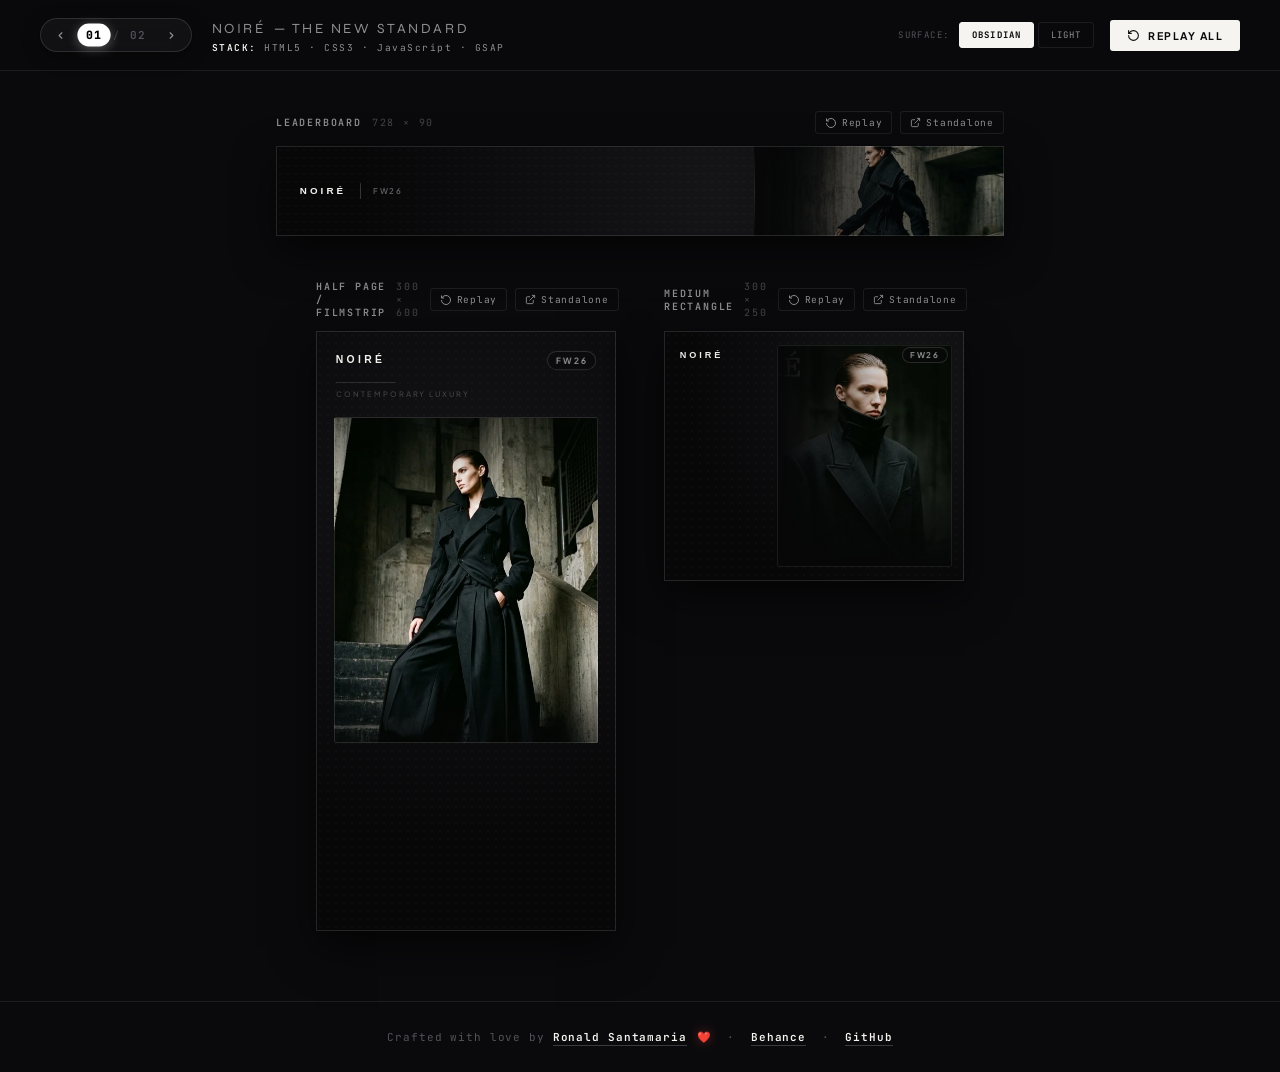
<file: index.html>
<!doctype html>
<html lang="en">
  <head>
    <meta charset="UTF-8" />
    <meta name="viewport" content="width=device-width, initial-scale=1.0" />
    <title>HTML5 - Banner Ads | Ronald Santamaria</title>
    <link rel="preconnect" href="https://fonts.googleapis.com" />
    <link rel="preconnect" href="https://fonts.gstatic.com" crossorigin />
    <link
      href="https://fonts.googleapis.com/css2?family=Plus+Jakarta+Sans:wght@400;500;600;700&family=Syne:wght@700;800&family=JetBrains+Mono:wght@400;500&display=swap"
      rel="stylesheet"
    />
    <link rel="stylesheet" href="showcase.css" />
  </head>
  <body class="theme-dark">
    <header class="showcase-nav">
      <div class="nav-brand">
        <div class="campaign-nav" aria-label="Campaign Switcher">
          <button
            id="btn-prev-project"
            class="c-nav-btn"
            aria-label="Previous Campaign"
            title="Previous Campaign"
          >
            <svg
              width="11"
              height="11"
              viewBox="0 0 24 24"
              fill="none"
              stroke="currentColor"
              stroke-width="2.5"
              stroke-linecap="round"
              stroke-linejoin="round"
            >
              <polyline points="15 18 9 12 15 6"></polyline>
            </svg>
          </button>

          <div class="c-nav-indicators">
            <button
              class="c-indicator active"
              data-index="0"
              title="Project 01"
            >
              01
            </button>
            <span class="c-divider">/</span>
            <button class="c-indicator" data-index="1" title="Project 02">
              02
            </button>
          </div>

          <button
            id="btn-next-project"
            class="c-nav-btn"
            aria-label="Next Campaign"
            title="Next Campaign"
          >
            <svg
              width="11"
              height="11"
              viewBox="0 0 24 24"
              fill="none"
              stroke="currentColor"
              stroke-width="2.5"
              stroke-linecap="round"
              stroke-linejoin="round"
            >
              <polyline points="9 18 15 12 9 6"></polyline>
            </svg>
          </button>
        </div>

        <div class="brand-text">
          <h1 class="brand-title">
            <span id="proj-title">NOIRÉ</span>
            <span id="proj-tagline">— THE NEW STANDARD</span>
          </h1>
          <div class="nav-meta">
            <span class="tech-stack-tag"
              ><strong>STACK:</strong>
              <span id="proj-stack"
                >HTML5 · CSS3 · JavaScript · GSAP</span
              ></span
            >
          </div>
        </div>
      </div>

      <div class="nav-controls">
        <div
          class="control-group bg-switcher"
          title="Test 1px ad border contrast against dark & light publisher backgrounds"
        >
          <span class="control-label">SURFACE:</span>
          <button id="btn-dark" class="mode-btn active" data-theme="theme-dark">
            OBSIDIAN
          </button>
          <button id="btn-light" class="mode-btn" data-theme="theme-light">
            LIGHT
          </button>
        </div>

        <button
          id="btn-replay-all"
          class="action-btn primary-btn"
          title="Replay all banners simultaneously"
        >
          <svg
            width="13"
            height="13"
            viewBox="0 0 24 24"
            fill="none"
            stroke="currentColor"
            stroke-width="2"
            stroke-linecap="round"
            stroke-linejoin="round"
          >
            <path d="M3 12a9 9 0 1 0 9-9 9.75 9.75 0 0 0-6.74 2.74L3 8" />
            <path d="M3 3v5h5" />
          </svg>
          <span>REPLAY ALL</span>
        </button>
      </div>
    </header>

    <main class="showcase-canvas">
      <section class="banner-display display-728">
        <div class="banner-caption">
          <span class="format-name">LEADERBOARD</span>
          <span class="format-size">728 × 90</span>
          <div class="caption-actions">
            <button
              class="icon-btn replay-single"
              data-target="frame-728"
              title="Replay this banner"
            >
              <svg
                width="12"
                height="12"
                viewBox="0 0 24 24"
                fill="none"
                stroke="currentColor"
                stroke-width="2"
              >
                <path d="M3 12a9 9 0 1 0 9-9 9.75 9.75 0 0 0-6.74 2.74L3 8" />
                <path d="M3 3v5h5" />
              </svg>
              Replay
            </button>
            <a
              id="link-728"
              class="icon-btn"
              href="project-01-noire/728x90/index.html"
              target="_blank"
              rel="noopener"
              title="Open standalone banner"
            >
              <svg
                width="11"
                height="11"
                viewBox="0 0 24 24"
                fill="none"
                stroke="currentColor"
                stroke-width="2"
              >
                <path
                  d="M18 13v6a2 2 0 0 1-2 2H5a2 2 0 0 1-2-2V8a2 2 0 0 1 2-2h6"
                />
                <polyline points="15 3 21 3 21 9" />
                <line x1="10" y1="14" x2="21" y2="3" />
              </svg>
              Standalone
            </a>
          </div>
        </div>

        <div class="banner-frame-wrap">
          <iframe
            id="frame-728"
            class="ad-frame"
            src="project-01-noire/728x90/index.html"
            width="728"
            height="90"
            frameborder="0"
            scrolling="no"
            title="NOIRÉ 728x90 Banner"
          ></iframe>
        </div>
      </section>

      <div class="dual-gallery">
        <section class="banner-display display-600">
          <div class="banner-caption">
            <span class="format-name">HALF PAGE / FILMSTRIP</span>
            <span class="format-size">300 × 600</span>
            <div class="caption-actions">
              <button
                class="icon-btn replay-single"
                data-target="frame-600"
                title="Replay this banner"
              >
                <svg
                  width="12"
                  height="12"
                  viewBox="0 0 24 24"
                  fill="none"
                  stroke="currentColor"
                  stroke-width="2"
                >
                  <path d="M3 12a9 9 0 1 0 9-9 9.75 9.75 0 0 0-6.74 2.74L3 8" />
                  <path d="M3 3v5h5" />
                </svg>
                Replay
              </button>
              <a
                id="link-600"
                class="icon-btn"
                href="project-01-noire/300x600/index.html"
                target="_blank"
                rel="noopener"
                title="Open standalone banner"
              >
                <svg
                  width="11"
                  height="11"
                  viewBox="0 0 24 24"
                  fill="none"
                  stroke="currentColor"
                  stroke-width="2"
                >
                  <path
                    d="M18 13v6a2 2 0 0 1-2 2H5a2 2 0 0 1-2-2V8a2 2 0 0 1 2-2h6"
                  />
                  <polyline points="15 3 21 3 21 9" />
                  <line x1="10" y1="14" x2="21" y2="3" />
                </svg>
                Standalone
              </a>
            </div>
          </div>

          <div class="banner-frame-wrap">
            <iframe
              id="frame-600"
              class="ad-frame"
              src="project-01-noire/300x600/index.html"
              width="300"
              height="600"
              frameborder="0"
              scrolling="no"
              title="NOIRÉ 300x600 Banner"
            ></iframe>
          </div>
        </section>

        <section class="banner-display display-250">
          <div class="banner-caption">
            <span class="format-name">MEDIUM RECTANGLE</span>
            <span class="format-size">300 × 250</span>
            <div class="caption-actions">
              <button
                class="icon-btn replay-single"
                data-target="frame-250"
                title="Replay this banner"
              >
                <svg
                  width="12"
                  height="12"
                  viewBox="0 0 24 24"
                  fill="none"
                  stroke="currentColor"
                  stroke-width="2"
                >
                  <path d="M3 12a9 9 0 1 0 9-9 9.75 9.75 0 0 0-6.74 2.74L3 8" />
                  <path d="M3 3v5h5" />
                </svg>
                Replay
              </button>
              <a
                id="link-250"
                class="icon-btn"
                href="project-01-noire/300x250/index.html"
                target="_blank"
                rel="noopener"
                title="Open standalone banner"
              >
                <svg
                  width="11"
                  height="11"
                  viewBox="0 0 24 24"
                  fill="none"
                  stroke="currentColor"
                  stroke-width="2"
                >
                  <path
                    d="M18 13v6a2 2 0 0 1-2 2H5a2 2 0 0 1-2-2V8a2 2 0 0 1 2-2h6"
                  />
                  <polyline points="15 3 21 3 21 9" />
                  <line x1="10" y1="14" x2="21" y2="3" />
                </svg>
                Standalone
              </a>
            </div>
          </div>

          <div class="banner-frame-wrap">
            <iframe
              id="frame-250"
              class="ad-frame"
              src="project-01-noire/300x250/index.html"
              width="300"
              height="250"
              frameborder="0"
              scrolling="no"
              title="NOIRÉ 300x250 Banner"
            ></iframe>
          </div>
        </section>
      </div>
    </main>

    <footer class="showcase-footer">
      <p>
        Crafted with love by
        <a
          href="https://www.linkedin.com/in/ronald-santamaria-pizarro/"
          target="_blank"
          rel="noopener"
          >Ronald Santamaria</a
        >
        <span class="heart-icon">❤️</span> &nbsp;·&nbsp;
        <a
          href="https://www.behance.net/ronaldspizarro"
          target="_blank"
          rel="noopener"
          >Behance</a
        >
        &nbsp;·&nbsp;
        <a href="https://github.com/RonaldS06" target="_blank" rel="noopener"
          >GitHub</a
        >
      </p>
    </footer>

    <script src="showcase.js"></script>
  </body>
</html>
</file>
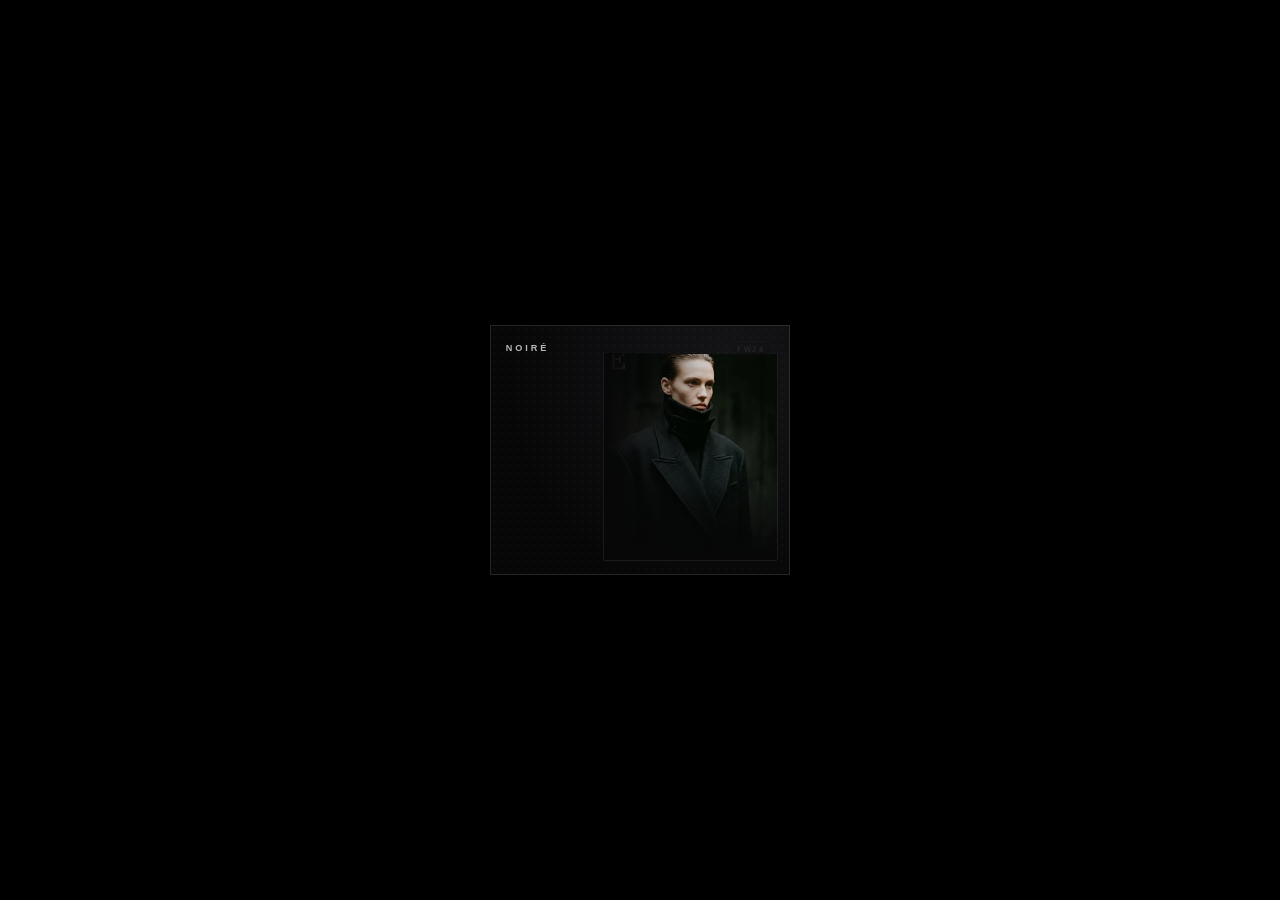
<file: project-01-noire/300x250/index.html>
<!DOCTYPE html>
<html lang="en">
<head>
  <meta charset="UTF-8">
  <meta name="viewport" content="width=device-width, initial-scale=1.0">
  <meta name="ad.size" content="width=300,height=250">
  <title>NOIRÉ — FW26 Campaign (300x250)</title>
  <link rel="preconnect" href="https://fonts.googleapis.com">
  <link rel="preconnect" href="https://fonts.gstatic.com" crossorigin>
  <link href="https://fonts.googleapis.com/css2?family=Plus+Jakarta+Sans:wght@400;500;600;700&family=Syne:wght@700;800&display=swap" rel="stylesheet">
  <link rel="stylesheet" href="style.css">
</head>
<body>
  <a id="ad-banner" class="banner" href="https://github.com/RonaldS06" target="_blank" rel="noopener">
    <div class="bg-base"></div>
    <div class="bg-grain"></div>

    <div class="visual-wrapper">
      <div class="visual-inner">
        <img id="hero-img" class="hero-image" src="assets/hero.webp" alt="NOIRÉ FW26 Collection">
        <div class="visual-overlay"></div>
      </div>
      <div class="visual-accent-border"></div>
    </div>

    <header class="ad-header">
      <div class="logo-wrapper">
        <img class="logo-img" src="assets/logo.svg" alt="NOIRÉ">
      </div>
      <div class="season-badge">FW26</div>
    </header>

    <div class="ad-content">
      <div class="headline">
        <div class="mask-wrap">
          <span class="h-line line-1">THE NEW</span>
        </div>
        <div class="mask-wrap">
          <span class="h-line line-2">STANDARD.</span>
        </div>
      </div>

      <div class="subheadline-wrapper">
        <div class="hairline-divider"></div>
        <span class="subheadline">FALL / WINTER 2026</span>
      </div>

      <div class="cta-wrapper">
        <div class="cta-btn">
          <span class="cta-text">EXPLORE COLLECTION</span>
          <svg class="cta-arrow" width="12" height="10" viewBox="0 0 12 10" fill="none" xmlns="http://www.w3.org/2000/svg">
            <path d="M7 1L11 5M11 5L7 9M11 5H1" stroke="currentColor" stroke-width="1.5" stroke-linecap="round" stroke-linejoin="round"/>
          </svg>
          <span class="cta-sheen"></span>
        </div>
      </div>
    </div>

    <div class="ad-border"></div>
  </a>

  <script src="https://cdnjs.cloudflare.com/ajax/libs/gsap/3.12.5/gsap.min.js"></script>
  <script src="script.js"></script>
</body>
</html>
</file>
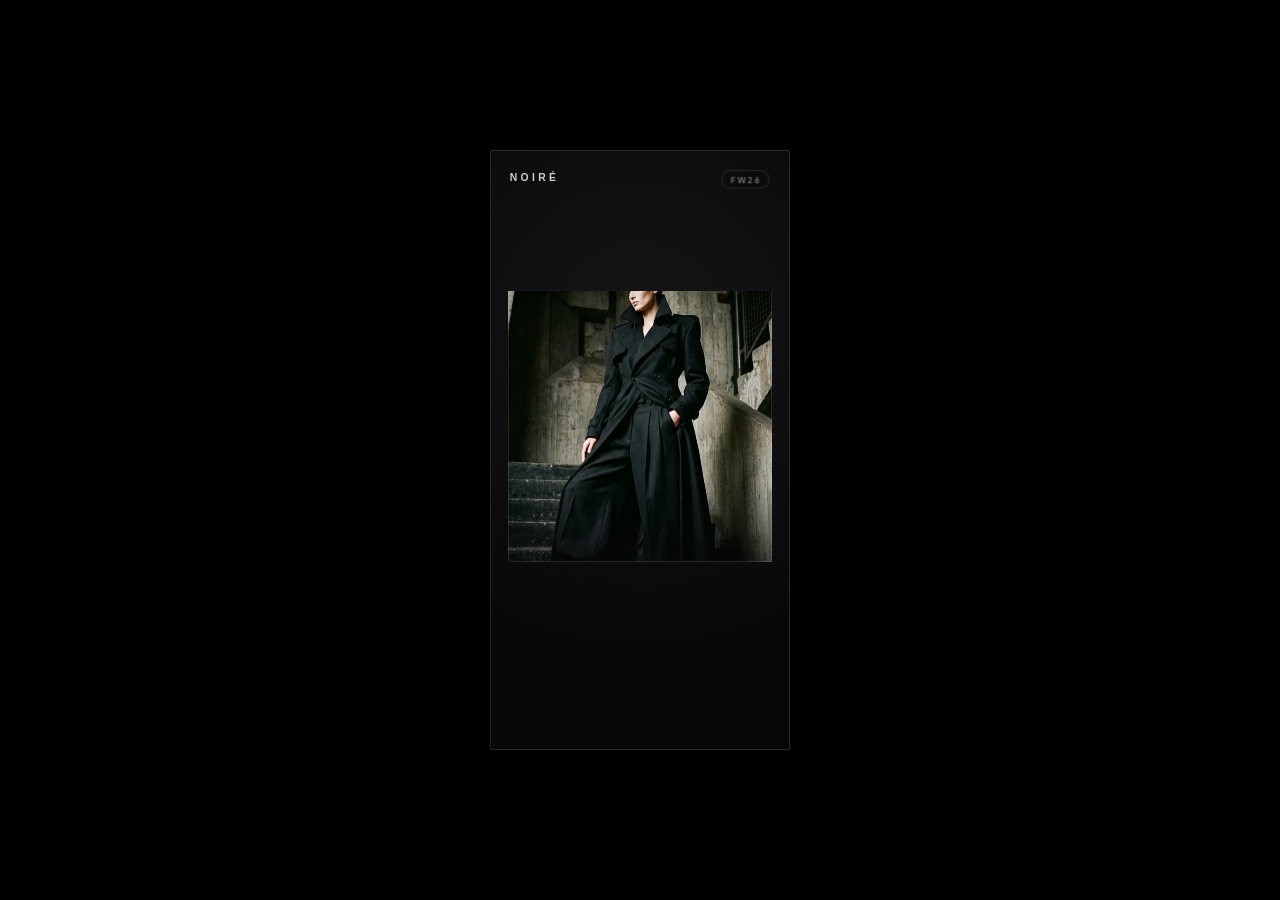
<file: project-01-noire/300x600/index.html>
<!DOCTYPE html>
<html lang="en">
<head>
  <meta charset="UTF-8">
  <meta name="viewport" content="width=device-width, initial-scale=1.0">
  <meta name="ad.size" content="width=300,height=600">
  <title>NOIRÉ — FW26 Campaign (300x600)</title>
  <link rel="preconnect" href="https://fonts.googleapis.com">
  <link rel="preconnect" href="https://fonts.gstatic.com" crossorigin>
  <link href="https://fonts.googleapis.com/css2?family=Plus+Jakarta+Sans:wght@400;500;600;700&family=Syne:wght@700;800&display=swap" rel="stylesheet">
  <link rel="stylesheet" href="style.css">
</head>
<body>
  
  <a id="ad-banner" class="banner" href="https://www.behance.net/ronaldspizarro" target="_blank" rel="noopener">
    
    
    <div class="bg-base"></div>
    <div class="bg-grain"></div>

    
    <header class="ad-header">
      <div class="header-top">
        <div class="logo-wrapper">
          <img class="logo-img" src="assets/logo.svg" alt="NOIRÉ">
        </div>
        <div class="season-badge">FW26</div>
      </div>
      <div class="header-divider"></div>
      <div class="header-eyebrow">CONTEMPORARY LUXURY</div>
    </header>

    
    <div class="visual-wrapper">
      <div class="visual-inner">
        <img id="hero-img" class="hero-image" src="assets/hero.webp" alt="NOIRÉ FW26 Campaign Silhouette">
        <div class="visual-overlay"></div>
      </div>
      <div class="visual-frame-border"></div>
      <div class="visual-tag">01 / SILHOUETTE</div>
    </div>

    
    <div class="ad-footer">
      <div class="headline">
        <div class="mask-wrap">
          <span class="h-line line-1">THE NEW</span>
        </div>
        <div class="mask-wrap">
          <span class="h-line line-2">STANDARD.</span>
        </div>
      </div>

      <div class="subheadline-row">
        <div class="hairline-divider"></div>
        <span class="subheadline">FALL / WINTER 2026</span>
      </div>

      
      <div class="cta-wrapper">
        <div class="cta-btn">
          <span class="cta-text">EXPLORE COLLECTION</span>
          <svg class="cta-arrow" width="13" height="11" viewBox="0 0 13 11" fill="none" xmlns="http://www.w3.org/2000/svg">
            <path d="M7.5 1.5L11.5 5.5M11.5 5.5L7.5 9.5M11.5 5.5H1.5" stroke="currentColor" stroke-width="1.5" stroke-linecap="round" stroke-linejoin="round"/>
          </svg>
          <span class="cta-sheen"></span>
        </div>
      </div>
    </div>

    
    <div class="ad-border"></div>
  </a>

  
  <script src="https://cdnjs.cloudflare.com/ajax/libs/gsap/3.12.5/gsap.min.js"></script>
  <script src="script.js"></script>
</body>
</html>
</file>
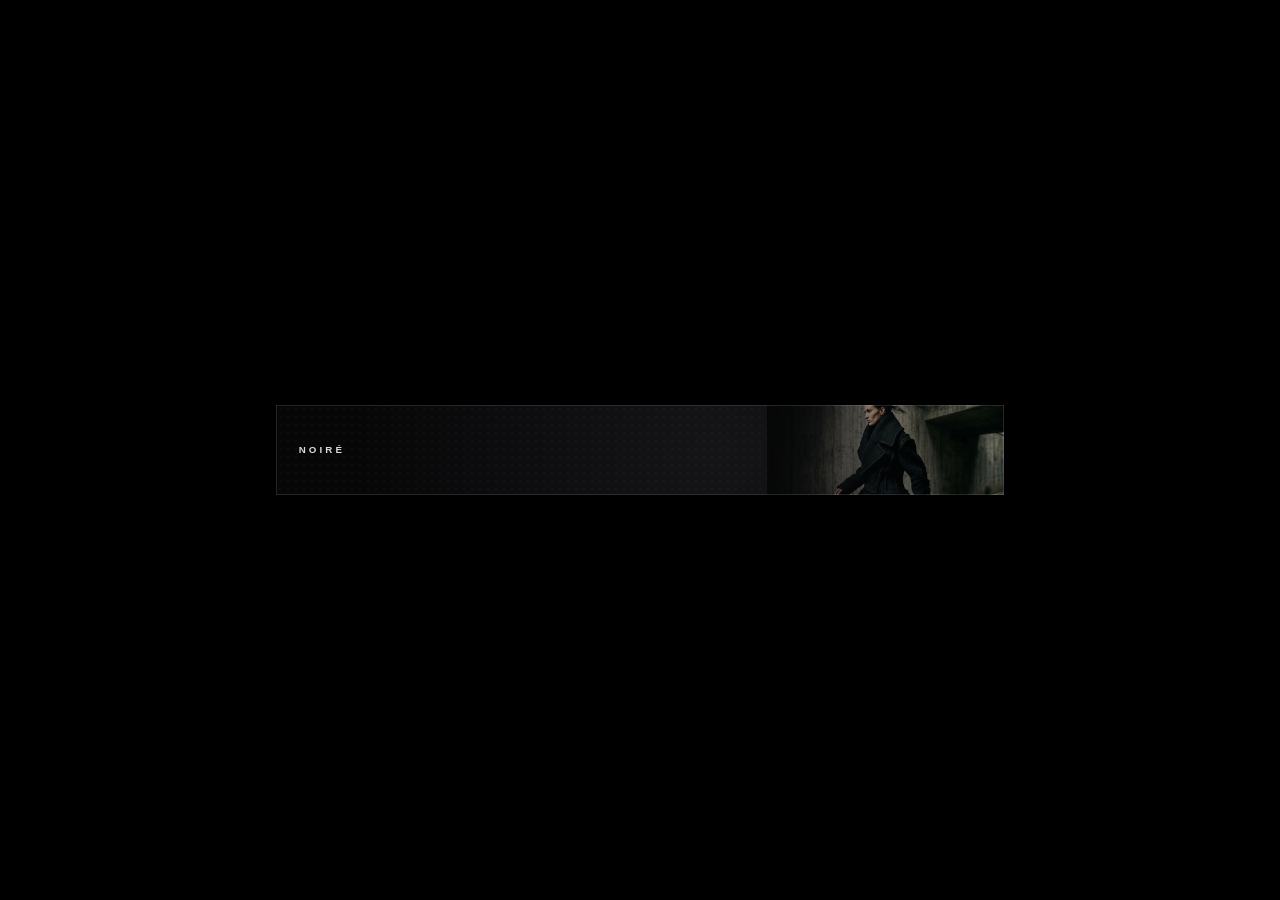
<file: project-01-noire/728x90/index.html>
<!DOCTYPE html>
<html lang="en">
<head>
  <meta charset="UTF-8">
  <meta name="viewport" content="width=device-width, initial-scale=1.0">
  <meta name="ad.size" content="width=728,height=90">
  <title>NOIRÉ — FW26 Campaign (728x90)</title>
  <link rel="preconnect" href="https://fonts.googleapis.com">
  <link rel="preconnect" href="https://fonts.gstatic.com" crossorigin>
  <link href="https://fonts.googleapis.com/css2?family=Plus+Jakarta+Sans:wght@400;500;600;700&family=Syne:wght@700;800&display=swap" rel="stylesheet">
  <link rel="stylesheet" href="style.css">
</head>
<body>
  
  <a id="ad-banner" class="banner" href="https://www.linkedin.com/in/ronald-santamaria-pizarro/" target="_blank" rel="noopener">
    
    
    <div class="bg-base"></div>
    <div class="bg-grain"></div>

    
    <div class="visual-wrapper">
      <div class="visual-inner">
        <img id="hero-img" class="hero-image" src="assets/hero.webp" alt="NOIRÉ FW26 Collection">
        <div class="visual-overlay"></div>
      </div>
      <div class="visual-accent-border"></div>
    </div>

    
    <div class="ad-layout">
      
      <div class="brand-block">
        <div class="logo-wrapper">
          <img class="logo-img" src="assets/logo.svg" alt="NOIRÉ">
        </div>
        <div class="v-separator"></div>
        <div class="season-tag">FW26</div>
      </div>

      
      <div class="copy-block">
        <div class="headline-mask">
          <h1 class="headline-text">THE NEW STANDARD.</h1>
        </div>
        <div class="sub-wrapper">
          <span class="sub-bullet">/</span>
          <span class="subheadline">FALL / WINTER 2026</span>
        </div>
      </div>

      
      <div class="cta-block">
        <div class="cta-btn">
          <span class="cta-text">EXPLORE COLLECTION</span>
          <svg class="cta-arrow" width="11" height="9" viewBox="0 0 11 9" fill="none" xmlns="http://www.w3.org/2000/svg">
            <path d="M6.5 1L10 4.5M10 4.5L6.5 8M10 4.5H1" stroke="currentColor" stroke-width="1.5" stroke-linecap="round" stroke-linejoin="round"/>
          </svg>
          <span class="cta-sheen"></span>
        </div>
      </div>
    </div>

    
    <div class="ad-border"></div>
  </a>

  
  <script src="https://cdnjs.cloudflare.com/ajax/libs/gsap/3.12.5/gsap.min.js"></script>
  <script src="script.js"></script>
</body>
</html>
</file>
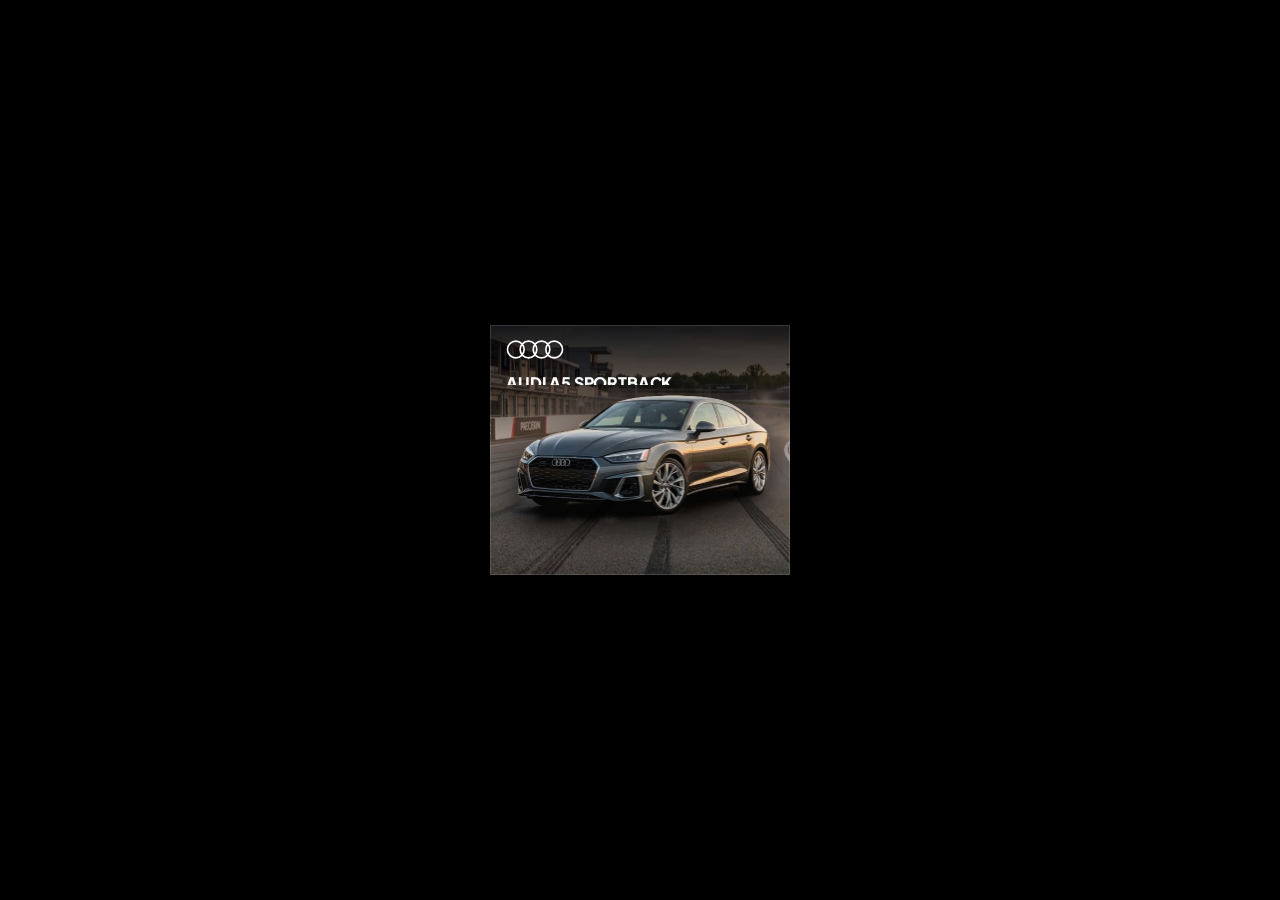
<file: project-02-audi/300x250/index.html>
<!doctype html>
<html lang="en">
  <head>
    <meta charset="UTF-8" />
    <meta name="viewport" content="width=device-width, initial-scale=1.0" />
    <meta name="ad.size" content="width=300,height=250" />
    <title>Audi A5 Sportback — 300x250</title>
    <link rel="preconnect" href="https://fonts.googleapis.com" />
    <link rel="preconnect" href="https://fonts.gstatic.com" crossorigin />
    <link
      href="https://fonts.googleapis.com/css2?family=Plus+Jakarta+Sans:wght@400;500;600;700;800&display=swap"
      rel="stylesheet"
    />
    <link rel="stylesheet" href="style.css" />
  </head>
  <body>
    <a
      id="ad-banner"
      class="banner"
      href="javascript:void(0)"
    >
      <div class="road-parallax-wrap">
        <img
          class="road-bg"
          src="assets/pista.webp"
          alt="Audi Performance Track"
        />
        <div class="road-vignette"></div>
      </div>

      <div class="audi-watermark-rings">
        <svg
          viewBox="0 0 160 58"
          fill="none"
          xmlns="http://www.w3.org/2000/svg"
        >
          <g stroke="rgba(255, 255, 255, 0.08)" stroke-width="5">
            <circle cx="27" cy="29" r="23" />
            <circle cx="62" cy="29" r="23" />
            <circle cx="98" cy="29" r="23" />
            <circle cx="133" cy="29" r="23" />
          </g>
        </svg>
      </div>

      <header class="ad-header">
        <div class="brand-logo">
          <svg
            viewBox="0 0 160 58"
            width="58"
            height="21"
            fill="none"
            xmlns="http://www.w3.org/2000/svg"
          >
            <g stroke="#ffffff" stroke-width="4.5">
              <circle cx="27" cy="29" r="23" />
              <circle cx="62" cy="29" r="23" />
              <circle cx="98" cy="29" r="23" />
              <circle cx="133" cy="29" r="23" />
            </g>
          </svg>
        </div>
      </header>

      <div class="copy-wrap">
        <div class="headline-mask">
          <span class="headline-text">AUDI A5 SPORTBACK</span>
        </div>
        <div class="sub-mask">
          <span class="subheadline-text">PERFORMANCE MEETS ELEGANCE</span>
        </div>
      </div>

      <div class="car-stage">
        <div class="car-item car-black active">
          <img
            src="assets/car-black.webp"
            alt="Audi A5 Sportback Mythos Black"
          />
        </div>
        <div class="car-item car-white">
          <img
            src="assets/car-white.webp"
            alt="Audi A5 Sportback Glacier White"
          />
        </div>
      </div>

      <div class="color-swatches" title="Switch car color">
        <button
          class="swatch-btn swatch-black active"
          data-color="black"
          aria-label="Mythos Black"
        ></button>
        <button
          class="swatch-btn swatch-white"
          data-color="white"
          aria-label="Glacier White"
        ></button>
      </div>

      <div class="cta-wrapper">
        <div class="cta-btn">
          <span class="cta-text">CONFIGURAR</span>
          <svg
            class="cta-arrow"
            width="11"
            height="9"
            viewBox="0 0 11 9"
            fill="none"
            xmlns="http://www.w3.org/2000/svg"
          >
            <path
              d="M6.5 1L10 4.5M10 4.5L6.5 8M10 4.5H1"
              stroke="currentColor"
              stroke-width="1.5"
              stroke-linecap="round"
              stroke-linejoin="round"
            />
          </svg>
        </div>
      </div>

      <div class="ad-border"></div>
    </a>

    <script src="https://cdnjs.cloudflare.com/ajax/libs/gsap/3.12.5/gsap.min.js"></script>
    <script src="script.js"></script>
  </body>
</html>
</file>
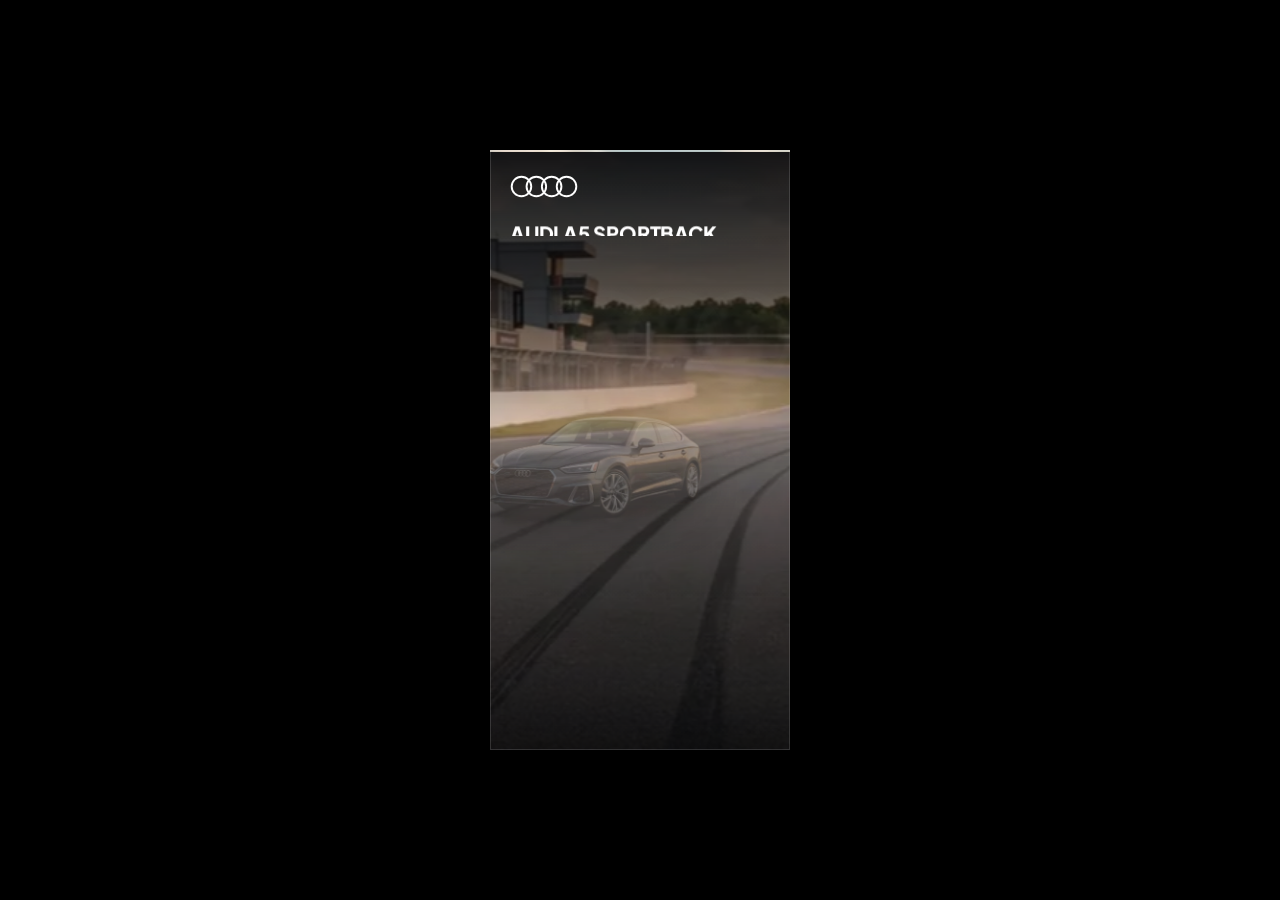
<file: project-02-audi/300x600/index.html>
<!DOCTYPE html>
<html lang="en">
<head>
  <meta charset="UTF-8">
  <meta name="viewport" content="width=device-width, initial-scale=1.0">
  <meta name="ad.size" content="width=300,height=600">
  <title>Audi A5 Sportback — 300x600</title>
  <link rel="preconnect" href="https://fonts.googleapis.com">
  <link rel="preconnect" href="https://fonts.gstatic.com" crossorigin>
  <link href="https://fonts.googleapis.com/css2?family=Plus+Jakarta+Sans:wght@400;500;600;700;800&display=swap" rel="stylesheet">
  <link rel="stylesheet" href="style.css">
</head>
<body>
  <a id="ad-banner" class="banner" href="javascript:void(0)">
    
    <div class="road-parallax-wrap">
      <img class="road-bg" src="assets/pista.webp" alt="Audi Performance Track">
      <div class="road-vignette"></div>
    </div>

    <div class="audi-watermark-rings">
      <svg viewBox="0 0 160 58" fill="none" xmlns="http://www.w3.org/2000/svg">
        <g stroke="rgba(255, 255, 255, 0.12)" stroke-width="4">
          <circle cx="27" cy="29" r="23"/>
          <circle cx="62" cy="29" r="23"/>
          <circle cx="98" cy="29" r="23"/>
          <circle cx="133" cy="29" r="23"/>
        </g>
      </svg>
    </div>

    <header class="ad-header">
      <div class="brand-logo">
        <svg viewBox="0 0 160 58" width="68" height="25" fill="none" xmlns="http://www.w3.org/2000/svg">
          <g stroke="#ffffff" stroke-width="4.5">
            <circle cx="27" cy="29" r="23"/>
            <circle cx="62" cy="29" r="23"/>
            <circle cx="98" cy="29" r="23"/>
            <circle cx="133" cy="29" r="23"/>
          </g>
        </svg>
      </div>
      <div class="copy-stack">
        <div class="headline-mask">
          <span class="headline-text">AUDI A5 SPORTBACK</span>
        </div>
        <div class="sub-mask">
          <span class="subheadline-text">PERFORMANCE MEETS ELEGANCE</span>
        </div>
      </div>
    </header>

    <div class="car-stage">
      <div class="car-item car-black active">
        <img src="assets/car-black.webp" alt="Audi A5 Sportback Mythos Black">
      </div>
      <div class="car-item car-white">
        <img src="assets/car-white.webp" alt="Audi A5 Sportback Glacier White">
      </div>
    </div>

    <div class="ad-footer">
      <div class="specs-badge">
        <span>QUATTRO</span>
        <span class="dot">·</span>
        <span>S TRONIC</span>
        <span class="dot">·</span>
        <span>MATRIX LED</span>
      </div>

      <div class="color-selector-wrap">
        <span class="selector-label">COLOR:</span>
        <div class="color-swatches" title="Switch car color">
          <button class="swatch-btn swatch-black active" data-color="black" aria-label="Mythos Black"></button>
          <button class="swatch-btn swatch-white" data-color="white" aria-label="Glacier White"></button>
        </div>
      </div>

      <div class="cta-wrapper">
        <div class="cta-btn">
          <span class="cta-text">CONFIGURAR AHORA</span>
          <svg class="cta-arrow" width="12" height="10" viewBox="0 0 12 10" fill="none" xmlns="http://www.w3.org/2000/svg">
            <path d="M7 1L11 5M11 5L7 9M11 5H1" stroke="currentColor" stroke-width="1.5" stroke-linecap="round" stroke-linejoin="round"/>
          </svg>
        </div>
      </div>
    </div>

    <div class="ad-border"></div>
  </a>

  <script src="https://cdnjs.cloudflare.com/ajax/libs/gsap/3.12.5/gsap.min.js"></script>
  <script src="script.js"></script>
</body>
</html>
</file>
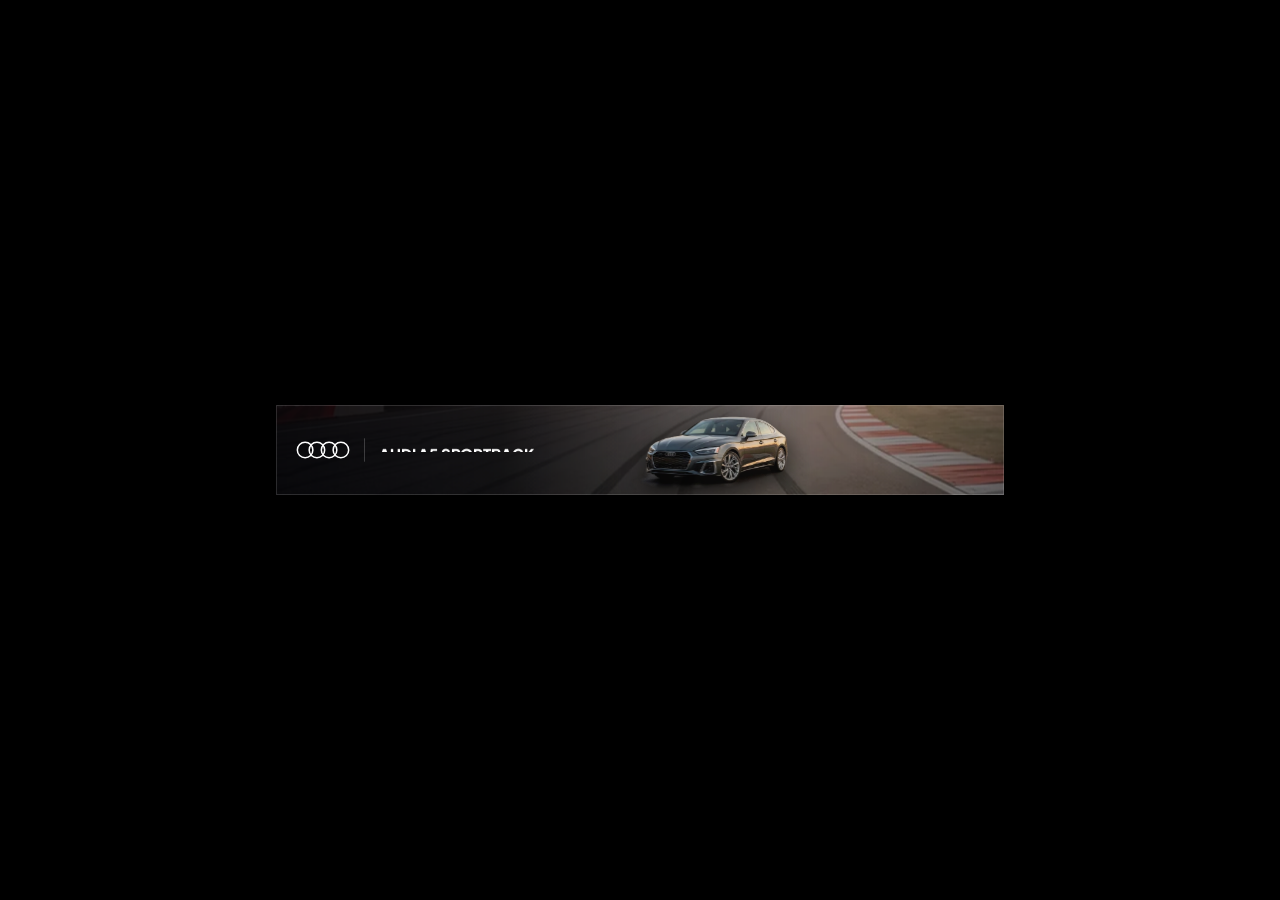
<file: project-02-audi/728x90/index.html>
<!DOCTYPE html>
<html lang="en">
<head>
  <meta charset="UTF-8">
  <meta name="viewport" content="width=device-width, initial-scale=1.0">
  <meta name="ad.size" content="width=728,height=90">
  <title>Audi A5 Sportback — 728x90</title>
  <link rel="preconnect" href="https://fonts.googleapis.com">
  <link rel="preconnect" href="https://fonts.gstatic.com" crossorigin>
  <link href="https://fonts.googleapis.com/css2?family=Plus+Jakarta+Sans:wght@400;500;600;700;800&display=swap" rel="stylesheet">
  <link rel="stylesheet" href="style.css">
</head>
<body>
  <a id="ad-banner" class="banner" href="javascript:void(0)">
    
    <div class="road-parallax-wrap">
      <img class="road-bg" src="assets/road-wide.webp" alt="Audi Performance Track">
      <div class="road-vignette"></div>
    </div>

    <div class="ad-layout">
      <div class="brand-copy-block">
        <div class="brand-logo">
          <svg viewBox="0 0 160 58" width="54" height="20" fill="none" xmlns="http://www.w3.org/2000/svg">
            <g stroke="#ffffff" stroke-width="4.5">
              <circle cx="27" cy="29" r="23"/>
              <circle cx="62" cy="29" r="23"/>
              <circle cx="98" cy="29" r="23"/>
              <circle cx="133" cy="29" r="23"/>
            </g>
          </svg>
        </div>
        <div class="v-divider"></div>
        <div class="copy-stack">
          <div class="headline-mask">
            <span class="headline-text">AUDI A5 SPORTBACK</span>
          </div>
          <div class="sub-mask">
            <span class="subheadline-text">PERFORMANCE MEETS ELEGANCE</span>
          </div>
        </div>
      </div>

      <div class="car-stage">
        <div class="car-item car-black active">
          <img src="assets/car-black.webp" alt="Audi A5 Sportback Mythos Black">
        </div>
        <div class="car-item car-white">
          <img src="assets/car-white.webp" alt="Audi A5 Sportback Glacier White">
        </div>
      </div>

      <div class="actions-block">
        <div class="color-swatches" title="Switch car color">
          <button class="swatch-btn swatch-black active" data-color="black" aria-label="Mythos Black"></button>
          <button class="swatch-btn swatch-white" data-color="white" aria-label="Glacier White"></button>
        </div>

        <div class="cta-wrapper">
          <div class="cta-btn">
            <span class="cta-text">CONFIGURAR</span>
            <svg class="cta-arrow" width="11" height="9" viewBox="0 0 11 9" fill="none" xmlns="http://www.w3.org/2000/svg">
              <path d="M6.5 1L10 4.5M10 4.5L6.5 8M10 4.5H1" stroke="currentColor" stroke-width="1.5" stroke-linecap="round" stroke-linejoin="round"/>
            </svg>
          </div>
        </div>
      </div>
    </div>

    <div class="ad-border"></div>
  </a>

  <script src="https://cdnjs.cloudflare.com/ajax/libs/gsap/3.12.5/gsap.min.js"></script>
  <script src="script.js"></script>
</body>
</html>
</file>
<file: showcase.css>
:root {
  --bg-primary: #0a0a0c;
  --bg-header: rgba(10, 10, 12, 0.85);
  --border-subtle: rgba(255, 255, 255, 0.08);
  --border-hover: rgba(255, 255, 255, 0.2);
  --text-primary: #f5f4f0;
  --text-secondary: #8e8e93;
  --text-muted: #52525b;
  --font-display: 'Syne', sans-serif;
  --font-body: 'Plus Jakarta Sans', sans-serif;
  --font-mono: 'JetBrains Mono', monospace;
  --shadow-banner: 0 16px 40px rgba(0, 0, 0, 0.6);
}

body.theme-light {
  --bg-primary: #ebebed;
  --bg-header: rgba(235, 235, 237, 0.88);
  --border-subtle: rgba(0, 0, 0, 0.08);
  --border-hover: rgba(0, 0, 0, 0.22);
  --text-primary: #121214;
  --text-secondary: #52525b;
  --text-muted: #71717a;
  --shadow-banner: 0 16px 36px rgba(0, 0, 0, 0.12);
}

*, *::before, *::after {
  margin: 0;
  padding: 0;
  box-sizing: border-box;
}

body {
  background-color: var(--bg-primary);
  color: var(--text-primary);
  font-family: var(--font-body);
  min-height: 100vh;
  display: flex;
  flex-direction: column;
  transition: background-color 0.35s ease, color 0.35s ease;
  -webkit-font-smoothing: antialiased;
}

.showcase-nav {
  position: sticky;
  top: 0;
  z-index: 100;
  display: flex;
  justify-content: space-between;
  align-items: center;
  padding: 16px 40px;
  background-color: var(--bg-header);
  border-bottom: 1px solid var(--border-subtle);
  backdrop-filter: blur(14px);
  -webkit-backdrop-filter: blur(14px);
}

.nav-brand {
  display: flex;
  align-items: center;
  gap: 20px;
}

.campaign-nav {
  display: inline-flex;
  align-items: center;
  gap: 3px;
  background: rgba(255, 255, 255, 0.04);
  border: 1px solid rgba(255, 255, 255, 0.12);
  padding: 3px 6px;
  border-radius: 9999px;
  backdrop-filter: blur(14px);
  -webkit-backdrop-filter: blur(14px);
  box-shadow: 0 4px 18px rgba(0, 0, 0, 0.4);
  transition: all 0.25s cubic-bezier(0.16, 1, 0.3, 1);
}

.campaign-nav:hover {
  border-color: rgba(255, 255, 255, 0.24);
  box-shadow: 0 4px 22px rgba(255, 255, 255, 0.06);
}

body.theme-light .campaign-nav {
  background: rgba(0, 0, 0, 0.04);
  border-color: rgba(0, 0, 0, 0.12);
  box-shadow: 0 4px 16px rgba(0, 0, 0, 0.06);
}

body.theme-light .campaign-nav:hover {
  border-color: rgba(0, 0, 0, 0.25);
}

.c-nav-btn {
  width: 26px;
  height: 26px;
  background: transparent;
  border: none;
  color: var(--text-secondary);
  cursor: pointer;
  display: flex;
  align-items: center;
  justify-content: center;
  border-radius: 50%;
  padding: 0;
  transition: all 0.2s cubic-bezier(0.16, 1, 0.3, 1);
}

.c-nav-btn:hover {
  color: #ffffff;
  background: rgba(255, 255, 255, 0.12);
  transform: scale(1.12);
}

body.theme-light .c-nav-btn:hover {
  color: #000000;
  background: rgba(0, 0, 0, 0.08);
}

.c-nav-btn:active {
  transform: scale(0.9);
}

.c-nav-indicators {
  display: flex;
  align-items: center;
  gap: 2px;
  padding: 0 2px;
}

.c-indicator {
  font-family: var(--font-mono);
  font-size: 11px;
  font-weight: 600;
  letter-spacing: 0.08em;
  color: var(--text-muted);
  background: transparent;
  border: none;
  padding: 4px 8px;
  border-radius: 9999px;
  cursor: pointer;
  transition: all 0.25s cubic-bezier(0.16, 1, 0.3, 1);
  user-select: none;
}

.c-indicator:hover:not(.active) {
  color: var(--text-primary);
  background: rgba(255, 255, 255, 0.07);
}

body.theme-light .c-indicator:hover:not(.active) {
  color: #000000;
  background: rgba(0, 0, 0, 0.06);
}

.c-indicator.active {
  color: #000000;
  background: #ffffff;
  font-weight: 800;
  box-shadow: 0 2px 10px rgba(255, 255, 255, 0.3);
  transform: scale(1.04);
}

body.theme-light .c-indicator.active {
  color: #ffffff;
  background: #000000;
  box-shadow: 0 2px 10px rgba(0, 0, 0, 0.2);
}

.c-divider {
  font-family: var(--font-mono);
  font-size: 10px;
  color: rgba(255, 255, 255, 0.18);
  user-select: none;
  margin: 0 1px;
}

body.theme-light .c-divider {
  color: rgba(0, 0, 0, 0.2);
}

.brand-text {
  display: flex;
  flex-direction: column;
  gap: 3px;
  transition: opacity 0.2s ease, transform 0.2s ease;
}

.brand-title {
  font-family: var(--font-display);
  font-size: 18px;
  font-weight: 800;
  letter-spacing: 0.14em;
  color: var(--text-primary);
}

.brand-title span {
  font-weight: 400;
  color: var(--text-secondary);
  font-size: 14px;
}

.nav-meta {
  display: flex;
  align-items: center;
  gap: 10px;
  font-family: var(--font-mono);
  font-size: 9.5px;
  letter-spacing: 0.16em;
  color: var(--text-secondary);
}

.meta-dot {
  color: var(--border-hover);
}

.tech-stack-tag strong {
  color: var(--text-primary);
  font-weight: 600;
}

.nav-controls {
  display: flex;
  align-items: center;
  gap: 16px;
}

.control-group {
  display: flex;
  align-items: center;
  gap: 4px;
}

.control-label {
  font-family: var(--font-mono);
  font-size: 9px;
  letter-spacing: 0.15em;
  color: var(--text-muted);
  margin-right: 6px;
}

.mode-btn {
  background: transparent;
  border: 1px solid var(--border-subtle);
  color: var(--text-secondary);
  font-family: var(--font-mono);
  font-size: 9px;
  letter-spacing: 0.12em;
  padding: 6px 12px;
  border-radius: 3px;
  cursor: pointer;
  transition: all 0.2s ease;
}

.mode-btn:hover {
  border-color: var(--border-hover);
  color: var(--text-primary);
}

.mode-btn.active {
  background-color: var(--text-primary);
  color: var(--bg-primary);
  border-color: var(--text-primary);
  font-weight: 700;
}

.action-btn {
  display: inline-flex;
  align-items: center;
  gap: 8px;
  font-family: var(--font-body);
  font-size: 10.5px;
  font-weight: 700;
  letter-spacing: 0.14em;
  padding: 8px 16px;
  border-radius: 3px;
  cursor: pointer;
  transition: all 0.2s ease;
  border: 1px solid transparent;
}

.primary-btn {
  background-color: var(--text-primary);
  color: var(--bg-primary);
}

.primary-btn:hover {
  filter: brightness(1.12);
  transform: translateY(-1px);
}

.showcase-canvas {
  flex: 1;
  max-width: 1100px;
  width: 100%;
  margin: 0 auto;
  padding: 40px 24px 70px 24px;
  display: flex;
  flex-direction: column;
  align-items: center;
  gap: 44px;
}

.banner-display {
  display: flex;
  flex-direction: column;
  align-items: center;
  gap: 12px;
}

.banner-caption {
  display: flex;
  align-items: center;
  gap: 10px;
  width: 100%;
  font-family: var(--font-mono);
  font-size: 10px;
  letter-spacing: 0.18em;
  color: var(--text-muted);
}

.format-name {
  font-weight: 600;
  color: var(--text-secondary);
}

.format-size {
  color: var(--text-muted);
  opacity: 0.8;
}

.caption-actions {
  margin-left: auto;
  display: flex;
  align-items: center;
  gap: 8px;
}

.icon-btn {
  display: inline-flex;
  align-items: center;
  gap: 5px;
  background: transparent;
  border: 1px solid var(--border-subtle);
  color: var(--text-secondary);
  font-family: var(--font-mono);
  font-size: 9.5px;
  letter-spacing: 0.08em;
  padding: 4px 9px;
  border-radius: 3px;
  cursor: pointer;
  text-decoration: none;
  transition: all 0.2s ease;
}

.icon-btn:hover {
  border-color: var(--border-hover);
  color: var(--text-primary);
  background: rgba(255, 255, 255, 0.03);
}

.banner-frame-wrap {
  position: relative;
  display: inline-block;
  line-height: 0;
}

.ad-frame {
  border: none;
  display: block;
  box-shadow: var(--shadow-banner);
  transition: box-shadow 0.35s ease;
}

.dual-gallery {
  display: flex;
  justify-content: center;
  align-items: flex-start;
  gap: 48px;
  width: 100%;
  max-width: 728px;
}

.display-600 {
  width: 300px;
}

.display-250 {
  width: 300px;
}

.showcase-footer {
  text-align: center;
  padding: 28px 24px;
  border-top: 1px solid var(--border-subtle);
  font-family: var(--font-mono);
  font-size: 11px;
  letter-spacing: 0.08em;
  color: var(--text-muted);
}

.showcase-footer a {
  color: var(--text-primary);
  text-decoration: none;
  font-weight: 600;
  border-bottom: 1px solid var(--border-hover);
  transition: all 0.2s ease;
  padding-bottom: 1px;
}

.showcase-footer a:hover {
  color: #0a66c2;
  border-bottom-color: #0a66c2;
}

.heart-icon {
  display: inline-block;
  margin-left: 2px;
  filter: drop-shadow(0 0 6px rgba(239, 68, 68, 0.4));
}

@media (max-width: 760px) {
  .showcase-nav {
    flex-direction: column;
    align-items: flex-start;
    gap: 12px;
    padding: 16px 20px;
  }
  .dual-gallery {
    flex-direction: column;
    align-items: center;
  }
  .display-728 {
    display: none;
  }
}
</file>
<file: project-01-noire/300x250/style.css>
*, *::before, *::after {
  margin: 0;
  padding: 0;
  box-sizing: border-box;
  -webkit-font-smoothing: antialiased;
  -moz-osx-font-smoothing: grayscale;
}

body {
  margin: 0;
  padding: 0;
  background-color: #000000;
  display: flex;
  align-items: center;
  justify-content: center;
  min-height: 100vh;
  font-family: 'Plus Jakarta Sans', -apple-system, BlinkMacSystemFont, sans-serif;
  user-select: none;
}

.banner {
  position: relative;
  width: 300px;
  height: 250px;
  background-color: #070708;
  overflow: hidden;
  display: block;
  text-decoration: none;
  cursor: pointer;
  opacity: 0;
  visibility: hidden;
  transform: translate3d(0, 0, 0);
}

.bg-base {
  position: absolute;
  inset: 0;
  background: radial-gradient(circle at 80% 20%, #151518 0%, #070708 70%);
  z-index: 1;
}

.bg-grain {
  position: absolute;
  inset: 0;
  background-image: radial-gradient(rgba(255, 255, 255, 0.04) 1px, transparent 0);
  background-size: 8px 8px;
  opacity: 0.6;
  z-index: 2;
  pointer-events: none;
}

.visual-wrapper {
  position: absolute;
  top: 14px;
  right: 12px;
  width: 175px;
  height: 222px;
  z-index: 3;
  overflow: hidden;
  border-radius: 2px;
  will-change: transform, clip-path;
}

.visual-inner {
  position: relative;
  width: 100%;
  height: 100%;
  overflow: hidden;
}

.hero-image {
  position: absolute;
  top: 0;
  left: 0;
  width: 100%;
  height: 100%;
  object-fit: cover;
  object-position: 58% 25%;
  transform: scale(1.08);
  will-change: transform;
}

.visual-overlay {
  position: absolute;
  inset: 0;
  background: linear-gradient(to right, #070708 0%, rgba(7, 7, 8, 0.4) 35%, transparent 70%),
              linear-gradient(to top, #070708 0%, transparent 40%);
  pointer-events: none;
}

.visual-accent-border {
  position: absolute;
  inset: 0;
  border: 1px solid rgba(255, 255, 255, 0.08);
  pointer-events: none;
  border-radius: 2px;
}

.ad-header {
  position: absolute;
  top: 16px;
  left: 16px;
  right: 16px;
  display: flex;
  justify-content: space-between;
  align-items: center;
  z-index: 10;
}

.logo-wrapper {
  overflow: hidden;
}

.logo-img {
  display: block;
  height: 15px;
  width: auto;
}

.season-badge {
  font-family: 'Plus Jakarta Sans', sans-serif;
  font-size: 8px;
  font-weight: 600;
  letter-spacing: 0.22em;
  color: #A0A0A5;
  border: 1px solid rgba(255, 255, 255, 0.14);
  background: rgba(10, 10, 12, 0.6);
  backdrop-filter: blur(4px);
  padding: 2px 7px;
  border-radius: 20px;
}

.ad-content {
  position: absolute;
  left: 16px;
  bottom: 18px;
  z-index: 10;
  display: flex;
  flex-direction: column;
  align-items: flex-start;
  max-width: 190px;
}

.headline {
  display: flex;
  flex-direction: column;
  margin-bottom: 8px;
}

.mask-wrap {
  overflow: hidden;
  display: block;
}

.h-line {
  display: block;
  font-family: 'Syne', 'Plus Jakarta Sans', -apple-system, sans-serif;
  font-size: 19px;
  font-weight: 800;
  line-height: 1.05;
  letter-spacing: -0.01em;
  color: #F5F4F0;
  text-transform: uppercase;
  will-change: transform;
}

.subheadline-wrapper {
  display: flex;
  align-items: center;
  gap: 8px;
  margin-bottom: 14px;
}

.hairline-divider {
  width: 18px;
  height: 1px;
  background-color: rgba(255, 255, 255, 0.3);
  transform-origin: left center;
}

.subheadline {
  font-family: 'Plus Jakarta Sans', sans-serif;
  font-size: 8.5px;
  font-weight: 600;
  letter-spacing: 0.24em;
  color: #8E8E93;
  text-transform: uppercase;
  will-change: transform, opacity;
}

.cta-wrapper {
  position: relative;
  opacity: 0;
  transform: translateY(10px);
  will-change: transform, opacity;
}

.cta-btn {
  position: relative;
  display: inline-flex;
  align-items: center;
  gap: 8px;
  background-color: #F5F4F0;
  color: #070708;
  padding: 8px 14px;
  border-radius: 2px;
  overflow: hidden;
  transition: all 0.3s cubic-bezier(0.16, 1, 0.3, 1);
  box-shadow: 0 4px 12px rgba(0, 0, 0, 0.35);
}

.cta-text {
  font-family: 'Plus Jakarta Sans', sans-serif;
  font-size: 8.5px;
  font-weight: 700;
  letter-spacing: 0.16em;
  text-transform: uppercase;
  transition: color 0.3s ease;
}

.cta-arrow {
  display: block;
  transition: transform 0.3s cubic-bezier(0.16, 1, 0.3, 1);
}

.cta-sheen {
  position: absolute;
  top: 0;
  left: 0;
  width: 100%;
  height: 100%;
  background: linear-gradient(
    90deg,
    transparent 0%,
    rgba(255, 255, 255, 0.75) 50%,
    transparent 100%
  );
  transform: translateX(-150%) skewX(-20deg);
  pointer-events: none;
}

.banner:hover .cta-btn {
  background-color: #070708;
  color: #F5F4F0;
  border: 1px solid rgba(255, 255, 255, 0.35);
  box-shadow: 0 6px 18px rgba(0, 0, 0, 0.6);
}

.banner:hover .cta-arrow {
  transform: translateX(4px);
}

.banner:hover .hero-image {
  transform: scale(1.04);
  transition: transform 0.7s cubic-bezier(0.16, 1, 0.3, 1);
}

.ad-border {
  position: absolute;
  inset: 0;
  border: 1px solid rgba(255, 255, 255, 0.12);
  pointer-events: none;
  z-index: 999;
}
</file>
<file: project-01-noire/300x600/style.css>
*, *::before, *::after {
  margin: 0;
  padding: 0;
  box-sizing: border-box;
  -webkit-font-smoothing: antialiased;
  -moz-osx-font-smoothing: grayscale;
}

body {
  margin: 0;
  padding: 0;
  background-color: #000000;
  display: flex;
  align-items: center;
  justify-content: center;
  min-height: 100vh;
  font-family: 'Plus Jakarta Sans', -apple-system, BlinkMacSystemFont, sans-serif;
  user-select: none;
}

.banner {
  position: relative;
  width: 300px;
  height: 600px;
  background-color: #070708;
  overflow: hidden;
  display: block;
  text-decoration: none;
  cursor: pointer;
  opacity: 0;
  visibility: hidden;
  transform: translate3d(0, 0, 0);
}

.bg-base {
  position: absolute;
  inset: 0;
  background: radial-gradient(circle at 50% 30%, #151518 0%, #070708 75%);
  z-index: 1;
}

.bg-grain {
  position: absolute;
  inset: 0;
  background-image: radial-gradient(rgba(255, 255, 255, 0.04) 1px, transparent 0);
  background-size: 8px 8px;
  opacity: 0.6;
  z-index: 2;
  pointer-events: none;
}

.ad-header {
  position: absolute;
  top: 0;
  left: 0;
  right: 0;
  padding: 20px 20px 0 20px;
  z-index: 10;
}

.header-top {
  display: flex;
  justify-content: space-between;
  align-items: center;
}

.logo-wrapper {
  overflow: hidden;
}

.logo-img {
  display: block;
  height: 17px;
  width: auto;
}

.season-badge {
  font-family: 'Plus Jakarta Sans', sans-serif;
  font-size: 8.5px;
  font-weight: 600;
  letter-spacing: 0.22em;
  color: #A0A0A5;
  border: 1px solid rgba(255, 255, 255, 0.15);
  background: rgba(10, 10, 12, 0.6);
  backdrop-filter: blur(4px);
  padding: 3px 8px;
  border-radius: 20px;
}

.header-divider {
  width: 100%;
  height: 1px;
  background-color: rgba(255, 255, 255, 0.12);
  margin: 12px 0 8px 0;
  transform: scaleX(0);
  transform-origin: left center;
}

.header-eyebrow {
  font-size: 7.5px;
  font-weight: 600;
  letter-spacing: 0.26em;
  color: #71717A;
  text-transform: uppercase;
  opacity: 0;
  transform: translateY(-4px);
}

.visual-wrapper {
  position: absolute;
  top: 86px;
  left: 18px;
  right: 18px;
  height: 326px;
  z-index: 3;
  overflow: hidden;
  border-radius: 2px;
  will-change: transform, clip-path;
}

.visual-inner {
  position: relative;
  width: 100%;
  height: 100%;
  overflow: hidden;
}

.hero-image {
  position: absolute;
  top: 0;
  left: 0;
  width: 100%;
  height: 100%;
  object-fit: cover;
  object-position: center 22%;
  transform: scale(1.12);
  will-change: transform;
}

.visual-overlay {
  position: absolute;
  inset: 0;
  background: linear-gradient(to bottom, rgba(7, 7, 8, 0.3) 0%, transparent 20%, transparent 75%, rgba(7, 7, 8, 0.6) 100%);
  pointer-events: none;
}

.visual-frame-border {
  position: absolute;
  inset: 0;
  border: 1px solid rgba(255, 255, 255, 0.12);
  pointer-events: none;
  border-radius: 2px;
}

.visual-tag {
  position: absolute;
  bottom: 8px;
  right: 10px;
  font-size: 7px;
  font-weight: 600;
  letter-spacing: 0.2em;
  color: rgba(255, 255, 255, 0.4);
  background: rgba(7, 7, 8, 0.6);
  backdrop-filter: blur(4px);
  padding: 2px 6px;
  border-radius: 2px;
  pointer-events: none;
}

.ad-footer {
  position: absolute;
  bottom: 22px;
  left: 20px;
  right: 20px;
  z-index: 10;
  display: flex;
  flex-direction: column;
}

.headline {
  display: flex;
  flex-direction: column;
  margin-bottom: 8px;
}

.mask-wrap {
  overflow: hidden;
  display: block;
}

.h-line {
  display: block;
  font-family: 'Syne', 'Plus Jakarta Sans', -apple-system, sans-serif;
  font-size: 23px;
  font-weight: 800;
  line-height: 1.05;
  letter-spacing: -0.01em;
  color: #F5F4F0;
  text-transform: uppercase;
  will-change: transform;
}

.subheadline-row {
  display: flex;
  align-items: center;
  gap: 8px;
  margin-bottom: 16px;
}

.hairline-divider {
  width: 22px;
  height: 1px;
  background-color: rgba(255, 255, 255, 0.3);
  transform: scaleX(0);
  transform-origin: left center;
}

.subheadline {
  font-family: 'Plus Jakarta Sans', sans-serif;
  font-size: 9px;
  font-weight: 600;
  letter-spacing: 0.24em;
  color: #8E8E93;
  text-transform: uppercase;
  opacity: 0;
  transform: translateY(4px);
  will-change: transform, opacity;
}

.cta-wrapper {
  position: relative;
  width: 100%;
  opacity: 0;
  transform: translateY(12px);
  will-change: transform, opacity;
}

.cta-btn {
  position: relative;
  display: flex;
  align-items: center;
  justify-content: center;
  gap: 10px;
  width: 100%;
  background-color: #F5F4F0;
  color: #070708;
  padding: 11px 18px;
  border-radius: 2px;
  overflow: hidden;
  transition: all 0.3s cubic-bezier(0.16, 1, 0.3, 1);
  box-shadow: 0 4px 14px rgba(0, 0, 0, 0.4);
}

.cta-text {
  font-family: 'Plus Jakarta Sans', sans-serif;
  font-size: 9px;
  font-weight: 700;
  letter-spacing: 0.18em;
  text-transform: uppercase;
  transition: color 0.3s ease;
}

.cta-arrow {
  display: block;
  transition: transform 0.3s cubic-bezier(0.16, 1, 0.3, 1);
}

.cta-sheen {
  position: absolute;
  top: 0;
  left: 0;
  width: 100%;
  height: 100%;
  background: linear-gradient(
    90deg,
    transparent 0%,
    rgba(255, 255, 255, 0.8) 50%,
    transparent 100%
  );
  transform: translateX(-150%) skewX(-20deg);
  pointer-events: none;
}

.banner:hover .cta-btn {
  background-color: #070708;
  color: #F5F4F0;
  border: 1px solid rgba(255, 255, 255, 0.35);
  box-shadow: 0 6px 20px rgba(0, 0, 0, 0.7);
}

.banner:hover .cta-arrow {
  transform: translateX(4px);
}

.banner:hover .hero-image {
  transform: scale(1.05);
  transition: transform 0.7s cubic-bezier(0.16, 1, 0.3, 1);
}

.ad-border {
  position: absolute;
  inset: 0;
  border: 1px solid rgba(255, 255, 255, 0.12);
  pointer-events: none;
  z-index: 999;
}
</file>
<file: project-01-noire/728x90/style.css>
*, *::before, *::after {
  margin: 0;
  padding: 0;
  box-sizing: border-box;
  -webkit-font-smoothing: antialiased;
  -moz-osx-font-smoothing: grayscale;
}

body {
  margin: 0;
  padding: 0;
  background-color: #000000;
  display: flex;
  align-items: center;
  justify-content: center;
  min-height: 100vh;
  font-family: 'Plus Jakarta Sans', -apple-system, BlinkMacSystemFont, sans-serif;
  user-select: none;
}

.banner {
  position: relative;
  width: 728px;
  height: 90px;
  background-color: #070708;
  overflow: hidden;
  display: block;
  text-decoration: none;
  cursor: pointer;
  opacity: 0;
  visibility: hidden;
  transform: translate3d(0, 0, 0);
}

.bg-base {
  position: absolute;
  inset: 0;
  background: radial-gradient(circle at 60% 50%, #151518 0%, #070708 80%);
  z-index: 1;
}

.bg-grain {
  position: absolute;
  inset: 0;
  background-image: radial-gradient(rgba(255, 255, 255, 0.04) 1px, transparent 0);
  background-size: 8px 8px;
  opacity: 0.6;
  z-index: 2;
  pointer-events: none;
}

.visual-wrapper {
  position: absolute;
  top: 0;
  right: 0;
  width: 250px;
  height: 90px;
  z-index: 3;
  overflow: hidden;
  will-change: transform, clip-path;
}

.visual-inner {
  position: relative;
  width: 100%;
  height: 100%;
  overflow: hidden;
}

.hero-image {
  position: absolute;
  top: 0;
  left: 0;
  width: 100%;
  height: 100%;
  object-fit: cover;
  object-position: 70% 25%;
  transform: scale(1.12);
  will-change: transform;
}

.visual-overlay {
  position: absolute;
  inset: 0;
  background: linear-gradient(to right, #070708 0%, rgba(7, 7, 8, 0.8) 25%, rgba(7, 7, 8, 0.2) 65%, transparent 100%);
  pointer-events: none;
}

.visual-accent-border {
  position: absolute;
  top: 0;
  left: 0;
  bottom: 0;
  width: 1px;
  background: linear-gradient(to bottom, transparent, rgba(255, 255, 255, 0.12), transparent);
  pointer-events: none;
}

.ad-layout {
  position: relative;
  z-index: 10;
  display: flex;
  align-items: center;
  justify-content: space-between;
  height: 100%;
  padding: 0 22px 0 24px;
}

.brand-block {
  display: flex;
  align-items: center;
  gap: 14px;
  flex-shrink: 0;
}

.logo-wrapper {
  overflow: hidden;
}

.logo-img {
  display: block;
  height: 16px;
  width: auto;
}

.v-separator {
  width: 1px;
  height: 18px;
  background-color: rgba(255, 255, 255, 0.18);
  transform: scaleY(0);
  transform-origin: center;
}

.season-tag {
  font-family: 'Plus Jakarta Sans', sans-serif;
  font-size: 8px;
  font-weight: 600;
  letter-spacing: 0.24em;
  color: #8E8E93;
  opacity: 0;
  transform: translateX(-4px);
}

.copy-block {
  display: flex;
  flex-direction: column;
  justify-content: center;
  gap: 4px;
  margin-left: 14px;
}

.headline-mask {
  overflow: hidden;
}

.headline-text {
  font-family: 'Syne', 'Plus Jakarta Sans', -apple-system, sans-serif;
  font-size: 16px;
  font-weight: 800;
  letter-spacing: -0.01em;
  color: #F5F4F0;
  text-transform: uppercase;
  line-height: 1;
  will-change: transform;
}

.sub-wrapper {
  display: flex;
  align-items: center;
  gap: 6px;
  opacity: 0;
  transform: translateY(4px);
  will-change: transform, opacity;
}

.sub-bullet {
  color: rgba(255, 255, 255, 0.35);
  font-size: 9px;
}

.subheadline {
  font-family: 'Plus Jakarta Sans', sans-serif;
  font-size: 8.5px;
  font-weight: 600;
  letter-spacing: 0.22em;
  color: #8E8E93;
  text-transform: uppercase;
}

.cta-block {
  position: relative;
  margin-right: 150px; 
  opacity: 0;
  transform: translateY(6px);
  flex-shrink: 0;
  will-change: transform, opacity;
}

.cta-btn {
  position: relative;
  display: inline-flex;
  align-items: center;
  gap: 8px;
  background-color: #F5F4F0;
  color: #070708;
  padding: 8px 14px;
  border-radius: 2px;
  overflow: hidden;
  transition: all 0.3s cubic-bezier(0.16, 1, 0.3, 1);
  box-shadow: 0 4px 14px rgba(0, 0, 0, 0.4);
}

.cta-text {
  font-family: 'Plus Jakarta Sans', sans-serif;
  font-size: 8.5px;
  font-weight: 700;
  letter-spacing: 0.16em;
  text-transform: uppercase;
}

.cta-arrow {
  display: block;
  transition: transform 0.3s cubic-bezier(0.16, 1, 0.3, 1);
}

.cta-sheen {
  position: absolute;
  top: 0;
  left: 0;
  width: 100%;
  height: 100%;
  background: linear-gradient(
    90deg,
    transparent 0%,
    rgba(255, 255, 255, 0.8) 50%,
    transparent 100%
  );
  transform: translateX(-150%) skewX(-20deg);
  pointer-events: none;
}

.banner:hover .cta-btn {
  background-color: #070708;
  color: #F5F4F0;
  border: 1px solid rgba(255, 255, 255, 0.35);
  box-shadow: 0 4px 16px rgba(0, 0, 0, 0.7);
}

.banner:hover .cta-arrow {
  transform: translateX(4px);
}

.banner:hover .hero-image {
  transform: scale(1.05);
  transition: transform 0.7s cubic-bezier(0.16, 1, 0.3, 1);
}

.ad-border {
  position: absolute;
  inset: 0;
  border: 1px solid rgba(255, 255, 255, 0.12);
  pointer-events: none;
  z-index: 999;
}
</file>
<file: project-02-audi/300x250/style.css>
*, *::before, *::after {
  margin: 0;
  padding: 0;
  box-sizing: border-box;
  -webkit-font-smoothing: antialiased;
}

body {
  margin: 0;
  padding: 0;
  background-color: #000000;
  display: flex;
  align-items: center;
  justify-content: center;
  min-height: 100vh;
  font-family: 'Plus Jakarta Sans', -apple-system, sans-serif;
  user-select: none;
}

.banner {
  position: relative;
  width: 300px;
  height: 250px;
  background-color: #0a0a0c;
  overflow: hidden;
  display: block;
  text-decoration: none;
  cursor: pointer;
  opacity: 0;
  visibility: hidden;
}

.road-parallax-wrap {
  position: absolute;
  top: 0;
  left: -10%;
  width: 120%;
  height: 100%;
  z-index: 1;
  will-change: transform;
}

.road-bg {
  width: 100%;
  height: 100%;
  object-fit: cover;
  object-position: 45% 75%;
  display: block;
  transform: scale(1.08);
  will-change: transform;
}

.road-vignette {
  position: absolute;
  inset: 0;
  background: linear-gradient(
    to bottom,
    rgba(5, 5, 8, 0.92) 0%,
    rgba(5, 5, 8, 0.6) 28%,
    rgba(5, 5, 8, 0.15) 55%,
    rgba(0, 0, 0, 0) 100%
  );
  pointer-events: none;
}

.audi-watermark-rings {
  position: absolute;
  top: 30px;
  left: 50%;
  transform: translateX(-50%);
  width: 220px;
  z-index: 2;
  pointer-events: none;
  opacity: 0.12;
  will-change: transform, opacity;
}

.ad-header {
  position: absolute;
  top: 14px;
  left: 16px;
  z-index: 10;
}

.brand-logo {
  display: block;
  line-height: 0;
}

.copy-wrap {
  position: absolute;
  top: 42px;
  left: 16px;
  right: 16px;
  z-index: 10;
  display: flex;
  flex-direction: column;
  gap: 3px;
}

.headline-mask, .sub-mask {
  overflow: hidden;
  display: block;
}

.headline-text {
  display: block;
  font-family: 'Plus Jakarta Sans', sans-serif;
  font-size: 16px;
  font-weight: 800;
  letter-spacing: -0.01em;
  color: #ffffff;
  text-transform: uppercase;
  line-height: 1.1;
  will-change: transform;
}

.subheadline-text {
  display: block;
  font-family: 'Plus Jakarta Sans', sans-serif;
  font-size: 7.5px;
  font-weight: 600;
  letter-spacing: 0.22em;
  color: #b0b0b8;
  text-transform: uppercase;
  will-change: transform, opacity;
}

.car-stage {
  position: absolute;
  bottom: 28px;
  left: -3px;
  width: 321px;
  height: 173px;
  z-index: 5;
  will-change: transform;
}

.car-item {
  position: absolute;
  inset: 0;
  opacity: 0;
  transition: opacity 0.45s cubic-bezier(0.16, 1, 0.3, 1);
  pointer-events: none;
}

.car-item.active {
  opacity: 1;
}

.car-item img {
  width: 100%;
  height: 100%;
  object-fit: contain;
  display: block;
  filter: drop-shadow(0 12px 16px rgba(0, 0, 0, 0.8));
}

.color-swatches {
  position: absolute;
  bottom: 14px;
  left: 16px;
  z-index: 20;
  display: flex;
  align-items: center;
  gap: 8px;
}

.swatch-btn {
  width: 13px;
  height: 13px;
  border-radius: 50%;
  border: 1.5px solid rgba(255, 255, 255, 0.3);
  cursor: pointer;
  padding: 0;
  transition: all 0.25s ease;
}

.swatch-btn.swatch-black {
  background-color: #1a1a1e;
}

.swatch-btn.swatch-white {
  background-color: #e5e5ec;
}

.swatch-btn.active, .swatch-btn:hover {
  transform: scale(1.25);
  border-color: #ffffff;
  box-shadow: 0 0 8px rgba(255, 255, 255, 0.5);
}

.cta-wrapper {
  position: absolute;
  bottom: 12px;
  right: 16px;
  z-index: 20;
  will-change: transform, opacity;
}

.cta-btn {
  display: inline-flex;
  align-items: center;
  gap: 7px;
  background-color: #ffffff;
  color: #000000;
  padding: 7px 12px;
  border-radius: 2px;
  transition: all 0.25s cubic-bezier(0.16, 1, 0.3, 1);
  box-shadow: 0 4px 14px rgba(0, 0, 0, 0.5);
}

.cta-text {
  font-family: 'Plus Jakarta Sans', sans-serif;
  font-size: 8px;
  font-weight: 800;
  letter-spacing: 0.16em;
  text-transform: uppercase;
}

.cta-arrow {
  display: block;
  transition: transform 0.25s ease;
}

.banner:hover .cta-btn {
  background-color: #bb0a30;
  color: #ffffff;
  box-shadow: 0 4px 18px rgba(187, 10, 48, 0.6);
}

.banner:hover .cta-arrow {
  transform: translateX(3px);
}

.ad-border {
  position: absolute;
  inset: 0;
  border: 1px solid rgba(255, 255, 255, 0.14);
  pointer-events: none;
  z-index: 99;
}
</file>
<file: project-02-audi/300x600/style.css>
*, *::before, *::after {
  margin: 0;
  padding: 0;
  box-sizing: border-box;
  -webkit-font-smoothing: antialiased;
}

body {
  margin: 0;
  padding: 0;
  background-color: #000000;
  display: flex;
  align-items: center;
  justify-content: center;
  min-height: 100vh;
  font-family: 'Plus Jakarta Sans', -apple-system, sans-serif;
  user-select: none;
}

.banner {
  position: relative;
  width: 300px;
  height: 600px;
  background-color: #0a0a0c;
  overflow: hidden;
  display: block;
  text-decoration: none;
  cursor: pointer;
  opacity: 0;
  visibility: hidden;
}

.road-parallax-wrap {
  position: absolute;
  top: 0;
  left: -10%;
  width: 120%;
  height: 100%;
  z-index: 1;
  will-change: transform;
}

.road-bg {
  width: 100%;
  height: 100%;
  object-fit: cover;
  object-position: 45% 70%;
  display: block;
  transform: scale(1.08);
  will-change: transform;
}

.road-vignette {
  position: absolute;
  inset: 0;
  background: linear-gradient(
    to bottom,
    rgba(10, 10, 12, 0.95) 0%,
    rgba(10, 10, 12, 0.7) 22%,
    rgba(10, 10, 12, 0.12) 45%,
    rgba(10, 10, 12, 0.85) 100%
  );
  pointer-events: none;
}

.audi-watermark-rings {
  position: absolute;
  top: 130px;
  left: 50%;
  transform: translateX(-50%);
  width: 320px;
  z-index: 2;
  pointer-events: none;
  opacity: 0.12;
  will-change: transform, opacity;
}

.ad-header {
  position: absolute;
  top: 24px;
  left: 20px;
  right: 20px;
  z-index: 10;
  display: flex;
  flex-direction: column;
  gap: 16px;
}

.brand-logo {
  display: block;
  line-height: 0;
}

.copy-stack {
  display: flex;
  flex-direction: column;
  gap: 4px;
}

.headline-mask, .sub-mask {
  overflow: hidden;
  display: block;
}

.headline-text {
  display: block;
  font-family: 'Plus Jakarta Sans', sans-serif;
  font-size: 20px;
  font-weight: 800;
  letter-spacing: -0.01em;
  color: #ffffff;
  text-transform: uppercase;
  line-height: 1.05;
  will-change: transform;
}

.subheadline-text {
  display: block;
  font-family: 'Plus Jakarta Sans', sans-serif;
  font-size: 8.5px;
  font-weight: 600;
  letter-spacing: 0.22em;
  color: #b0b0b8;
  text-transform: uppercase;
  will-change: transform, opacity;
}

.car-stage {
  position: absolute;
  top: 255px;
  left: 8px;
  width: 284px;
  height: 133px;
  z-index: 5;
  will-change: transform;
}

.car-item {
  position: absolute;
  inset: 0;
  opacity: 0;
  transition: opacity 0.45s cubic-bezier(0.16, 1, 0.3, 1);
  pointer-events: none;
}

.car-item.active {
  opacity: 1;
}

.car-item img {
  width: 100%;
  height: 100%;
  object-fit: contain;
  display: block;
  filter: drop-shadow(0 14px 20px rgba(0, 0, 0, 0.85));
}

.ad-footer {
  position: absolute;
  bottom: 24px;
  left: 20px;
  right: 20px;
  z-index: 10;
  display: flex;
  flex-direction: column;
}

.specs-badge {
  display: flex;
  align-items: center;
  gap: 6px;
  font-family: 'Plus Jakarta Sans', sans-serif;
  font-size: 8px;
  font-weight: 700;
  letter-spacing: 0.16em;
  color: #8e8e93;
  margin-bottom: 12px;
}

.specs-badge .dot {
  color: rgba(255, 255, 255, 0.3);
}

.color-selector-wrap {
  display: flex;
  align-items: center;
  gap: 10px;
  margin-bottom: 18px;
}

.selector-label {
  font-family: 'Plus Jakarta Sans', sans-serif;
  font-size: 8px;
  font-weight: 700;
  letter-spacing: 0.16em;
  color: #71717a;
}

.color-swatches {
  display: flex;
  align-items: center;
  gap: 8px;
}

.swatch-btn {
  width: 14px;
  height: 14px;
  border-radius: 50%;
  border: 1.5px solid rgba(255, 255, 255, 0.3);
  cursor: pointer;
  padding: 0;
  transition: all 0.25s ease;
}

.swatch-btn.swatch-black {
  background-color: #1a1a1e;
}

.swatch-btn.swatch-white {
  background-color: #e5e5ec;
}

.swatch-btn.active, .swatch-btn:hover {
  transform: scale(1.25);
  border-color: #ffffff;
  box-shadow: 0 0 8px rgba(255, 255, 255, 0.5);
}

.cta-wrapper {
  width: 100%;
  will-change: transform, opacity;
}

.cta-btn {
  display: flex;
  align-items: center;
  justify-content: center;
  gap: 8px;
  width: 100%;
  background-color: #ffffff;
  color: #000000;
  padding: 11px 16px;
  border-radius: 2px;
  transition: all 0.25s cubic-bezier(0.16, 1, 0.3, 1);
  box-shadow: 0 4px 14px rgba(0, 0, 0, 0.5);
}

.cta-text {
  font-family: 'Plus Jakarta Sans', sans-serif;
  font-size: 9px;
  font-weight: 800;
  letter-spacing: 0.16em;
  text-transform: uppercase;
}

.cta-arrow {
  display: block;
  transition: transform 0.25s ease;
}

.banner:hover .cta-btn {
  background-color: #bb0a30;
  color: #ffffff;
  box-shadow: 0 4px 18px rgba(187, 10, 48, 0.6);
}

.banner:hover .cta-arrow {
  transform: translateX(3px);
}

.ad-border {
  position: absolute;
  inset: 0;
  border: 1px solid rgba(255, 255, 255, 0.14);
  pointer-events: none;
  z-index: 99;
}
</file>
<file: project-02-audi/728x90/style.css>
*, *::before, *::after {
  margin: 0;
  padding: 0;
  box-sizing: border-box;
  -webkit-font-smoothing: antialiased;
}

body {
  margin: 0;
  padding: 0;
  background-color: #000000;
  display: flex;
  align-items: center;
  justify-content: center;
  min-height: 100vh;
  font-family: 'Plus Jakarta Sans', -apple-system, sans-serif;
  user-select: none;
}

.banner {
  position: relative;
  width: 728px;
  height: 90px;
  background-color: #0a0a0c;
  overflow: hidden;
  display: block;
  text-decoration: none;
  cursor: pointer;
  opacity: 0;
  visibility: hidden;
}

.road-parallax-wrap {
  position: absolute;
  top: 0;
  left: -5%;
  width: 110%;
  height: 100%;
  z-index: 1;
  will-change: transform;
}

.road-bg {
  width: 100%;
  height: 100%;
  object-fit: cover;
  object-position: 50% 65%;
  display: block;
  transform: scale(1.05);
  will-change: transform;
}

.road-vignette {
  position: absolute;
  inset: 0;
  background: linear-gradient(
    to right,
    rgba(5, 5, 8, 0.95) 0%,
    rgba(5, 5, 8, 0.85) 32%,
    rgba(5, 5, 8, 0.2) 65%,
    rgba(5, 5, 8, 0.6) 100%
  );
  pointer-events: none;
}

.ad-layout {
  position: relative;
  z-index: 10;
  display: flex;
  align-items: center;
  justify-content: space-between;
  height: 100%;
  padding: 0 20px;
}

.brand-copy-block {
  display: flex;
  align-items: center;
  gap: 14px;
  flex-shrink: 0;
}

.brand-logo {
  display: block;
  line-height: 0;
}

.v-divider {
  width: 1px;
  height: 24px;
  background-color: rgba(255, 255, 255, 0.2);
  transform-origin: center;
}

.copy-stack {
  display: flex;
  flex-direction: column;
  gap: 2px;
}

.headline-mask, .sub-mask {
  overflow: hidden;
  display: block;
}

.headline-text {
  display: block;
  font-family: 'Plus Jakarta Sans', sans-serif;
  font-size: 15px;
  font-weight: 800;
  letter-spacing: -0.01em;
  color: #ffffff;
  text-transform: uppercase;
  line-height: 1.1;
  will-change: transform;
}

.subheadline-text {
  display: block;
  font-family: 'Plus Jakarta Sans', sans-serif;
  font-size: 7.5px;
  font-weight: 600;
  letter-spacing: 0.2em;
  color: #b0b0b8;
  text-transform: uppercase;
  will-change: transform, opacity;
}

.car-stage {
  position: absolute;
  top: 6px;
  left: 360px;
  width: 180px;
  height: 84px;
  z-index: 5;
  will-change: transform;
}

.car-item {
  position: absolute;
  inset: 0;
  opacity: 0;
  transition: opacity 0.45s cubic-bezier(0.16, 1, 0.3, 1);
  pointer-events: none;
}

.car-item.active {
  opacity: 1;
}

.car-item img {
  width: 100%;
  height: 100%;
  object-fit: contain;
  display: block;
  filter: drop-shadow(0 8px 12px rgba(0, 0, 0, 0.75));
}

.actions-block {
  display: flex;
  align-items: center;
  gap: 16px;
  flex-shrink: 0;
}

.color-swatches {
  display: flex;
  align-items: center;
  gap: 6px;
}

.swatch-btn {
  width: 13px;
  height: 13px;
  border-radius: 50%;
  border: 1.5px solid rgba(255, 255, 255, 0.3);
  cursor: pointer;
  padding: 0;
  transition: all 0.25s ease;
}

.swatch-btn.swatch-black {
  background-color: #1a1a1e;
}

.swatch-btn.swatch-white {
  background-color: #e5e5ec;
}

.swatch-btn.active, .swatch-btn:hover {
  transform: scale(1.25);
  border-color: #ffffff;
  box-shadow: 0 0 8px rgba(255, 255, 255, 0.5);
}

.cta-wrapper {
  will-change: transform, opacity;
}

.cta-btn {
  display: inline-flex;
  align-items: center;
  gap: 7px;
  background-color: #ffffff;
  color: #000000;
  padding: 7px 13px;
  border-radius: 2px;
  transition: all 0.25s cubic-bezier(0.16, 1, 0.3, 1);
  box-shadow: 0 4px 14px rgba(0, 0, 0, 0.4);
}

.cta-text {
  font-family: 'Plus Jakarta Sans', sans-serif;
  font-size: 8px;
  font-weight: 800;
  letter-spacing: 0.16em;
  text-transform: uppercase;
}

.cta-arrow {
  display: block;
  transition: transform 0.25s ease;
}

.banner:hover .cta-btn {
  background-color: #bb0a30;
  color: #ffffff;
  box-shadow: 0 4px 18px rgba(187, 10, 48, 0.6);
}

.banner:hover .cta-arrow {
  transform: translateX(3px);
}

.ad-border {
  position: absolute;
  inset: 0;
  border: 1px solid rgba(255, 255, 255, 0.14);
  pointer-events: none;
  z-index: 99;
}
</file>
